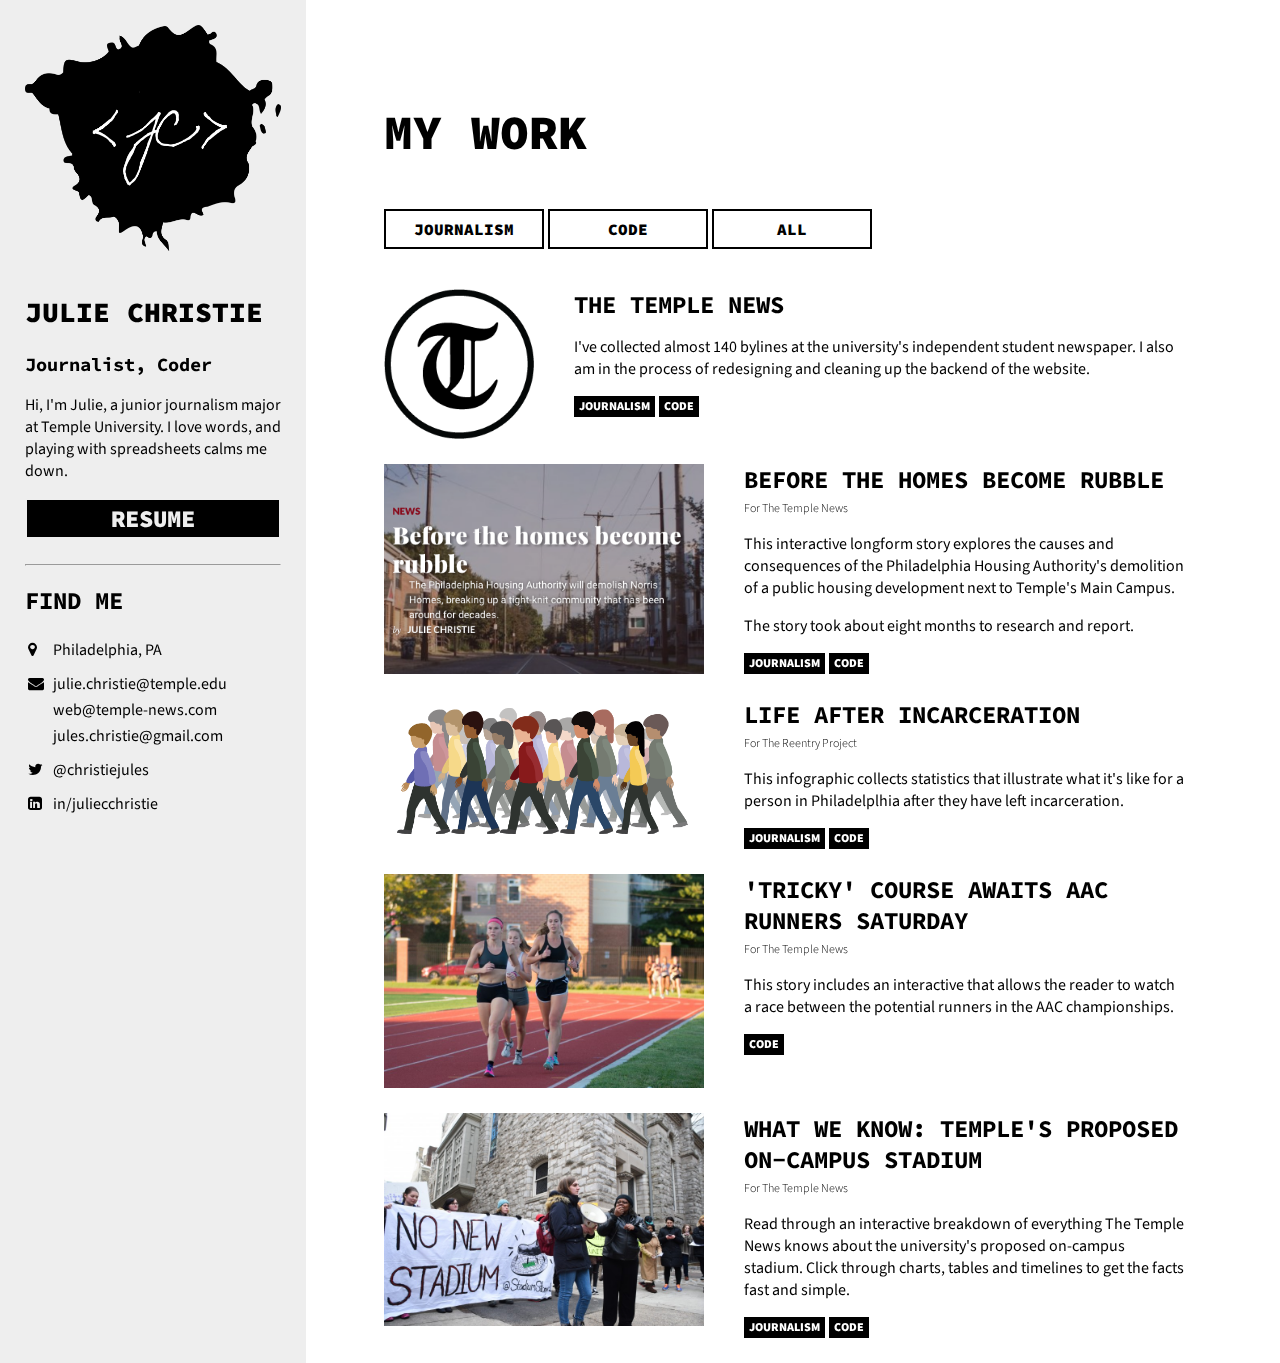
<file: juliesite/index.html>
<!DOCTYPE html>
<head>
	<link rel="stylesheet" href="https://cdnjs.cloudflare.com/ajax/libs/font-awesome/4.7.0/css/font-awesome.min.css">

	<script src="https://ajax.googleapis.com/ajax/libs/jquery/3.2.1/jquery.min.js"></script>
		<script>
		$(document).ready(function(){
			$("#resu").click(function(){
				$(".mainbody").hide();
				$(".resumebody").fadeIn("slow");
			});
		});
		$(document).ready(function(){
			$("#return").click(function(){
				$(".resumebody").hide();
				$(".mainbody").fadeIn("slow");
			});
		});
		$(document).ready(function(){
			$(".jjbutton").click(function(){
				$(".cc").hide();
				$(".jj").fadeIn("slow");
			});
		});
		$(document).ready(function(){
			$(".ccbutton").click(function(){
				$(".jj").hide();
				$(".cc").fadeIn("slow");
			});
		});
		$(document).ready(function(){
			$(".allbutton").click(function(){
				$(".jj, .cc").fadeIn("slow");
			});
		});
		</script>

	<style type="text/css">
		@import url('https://fonts.googleapis.com/css?family=Source+Code+Pro:200,300,400,500,600,700,900');
		@import url('https://fonts.googleapis.com/css?family=Source+Sans+Pro:200,200italic,300,300italic,400,400italic,600,600italic,700,700italic,900,900italic');

		html {
			min-height: 100%;
			position: relative;
		}
		body {
			margin: 0px 0px 0px 0px;
			height: 100%;
		}
		h1,h2,h3,h4,h5,h6 {font-family: Source Code Pro, monospace;}
		p {font-weight: 400; font-family: Source Sans Pro, sans-serif;}
		hr {
			margin-top: 25px;
		}
		button {
			font-family: Source Code Pro, monospace;
			font-weight: 900;
			font-size: 1.5em;
			padding: 1% 1% 1% 1%;
			width: 40%;
			background-color: #fff;
			border: 2px solid;
			border-radius: 0px;
			display: inline-block;
		}
		button:focus {outline:0;}
		#title {
			font-weight: 900;
			font-size: 1.75em;
		}
		.sidebar {
			position: absolute;
			top: 0;
			bottom: 0;
			left: 0;
			right: 0;
			display: inline-block;
			background-color: #eeeeee;
			width: 20%;
			padding: 25px 25px 25px 25px;
		}
		.mainbody {
			position: relative;
			float: left;
			margin-top: 70px;
			margin-left: 30%;
			width: 70%;
			max-width: 800px;
		}
		.resumebody {
			position: relative;
			float: left;
			margin-top: 70px;
			margin-left: 30%;
			width: 70%;
			max-width: 800px;
			display: none;
		}
		.bodycontainer {
			margin: 25px 0px 25px 0px;
			clear: both;
			height: 100%;
			overflow: auto;
		}
		.bodycontainer:hover img{
			opacity: .75;
		}
		.bodycontainer:hover h2{
			text-decoration: underline;
		}
		.bodycontainer img {
			float: left;
			width: 40%;
			margin-right: 5%;
		}
		a {
			text-decoration: none;
			color: inherit;
		}
		.org {
			font-weight: 300;
			font-size: .75em;
			margin-top: 0px;
		}
		.fa {
			margin-right: 5px;
		}
		td {
			font-family: Source Sans Pro, sans-serif;
		}
		#resu {
			width: 100%;
			background-color: #000000;
			color: #eeeeee;
			border: 2px solid;
			transition: 0s background-color color;
			transition-duration: .25s;
		}
		#resu:hover {
			background-color: #eeeeee;
			color: #000000;
		}
		.bodytitle {
			margin-top: 0;
			margin-bottom: 5px;
		}
		#journalism, #code {
			font-family: Source Sans Pro, sans-serif;
			font-weight: 900;
			font-size: .75em;
			padding: 2px 5px 2px 5px;
			color: #ffffff;
			background-color: #000000;
			display: inline-block;
		}
		#sticky {
			padding-top: 15px;
			position: sticky;
			top: 0;
		}
		.filter {
			font-size: 1em;
			width: 20%;
			transition: 0s background-color color;
			transition-duration: .25s;
		}
		.filter:hover {
			background-color: #000000;
			color: #ffffff;
		}
		.filter:focus {
			background-color: #000000;
			color: #ffffff;
		}
		#return {
			width: 15%;
		}
	</style>
	
	<title>Julie Christie</title>
</head>
<!--BEGIN BODY-->
<body>
	<!--SIDEBAR-->
	<div class="sidebar">
		<div class="logo">
			<img width="100%" src="logo.png">
		</div>
		<div id="sticky">
			<h2 id="title">JULIE CHRISTIE</h2>
			<h3>Journalist,	Coder</h3>
			<p>
				Hi, I'm Julie, a junior journalism major at Temple University. I love words, and playing with spreadsheets calms me down.
			</p>
			<button id="resu">RESUME</button>
			<hr>
			<h2>FIND ME</h2>
			<table>
				<tr>
					<td><i class="fa fa-map-marker" aria-hidden="true"></i></td>
					<td>Philadelphia, PA</td>
				</tr>
				<tr><td></td></tr>
				<tr><td></td></tr>
				<tr>
					<td><i class="fa fa-envelope" aria-hidden="true"></i></td>
					<td>julie.christie@temple.edu</td>
				</tr>
				<tr>
					<td></td>
					<td>web@temple-news.com</td>
				</tr>
				<tr>
					<td></td>
					<td>jules.christie@gmail.com</td>
				</tr>
				<tr><td></td></tr>
				<tr><td></td></tr>
				<tr>
					<td><a href="https://twitter.com/ChristieJules"><i class="fa fa-twitter" aria-hidden="true"></i></a></td>
					<td><a href="https://twitter.com/ChristieJules">@christiejules</a></td>
				</tr>
				<tr><td></td></tr>
				<tr><td></td></tr>
				<tr>
					<td><a href="https://www.linkedin.com/in/juliecchristie/"><i class="fa fa-linkedin-square" aria-hidden="true"></i></a></td>
					<td><a href="https://www.linkedin.com/in/juliecchristie/">in/juliecchristie</a></td>
				</tr>
			</table>
		</div>
	</div>

	<!--MAINBODY-->
	<div class="mainbody">
		<h1 id="title" style="font-size: 3em;">MY WORK</h1>
		
		<div id="sticky" style="background-color: #ffffff; padding-bottom: 15px;">
			<button class="filter jjbutton">JOURNALISM</button>
			<button class="filter ccbutton">CODE</button>
			<button class="filter allbutton">ALL</button>
		</div>

		<!--TTN BYLINES -->
		<a target="_blank" href="http://temple-news.com/author/juliechristie/"><div class="bodycontainer jj cc">
			<img style="max-width: 150px;" src="ttnlogo.png">
			<h2 class="bodytitle">THE TEMPLE NEWS</h2>
			<p>I've collected almost 140 bylines at the university's independent student newspaper. I also am in the process of redesigning and cleaning up the backend of the website.</p>
			<div id="journalism">JOURNALISM</div>
			<div id="code">CODE</div>
		</div></a>

		<!--NORRIS-->
		<a target="_blank" href="http://longform.temple-news.com/homes-become-rubble/"><div class="bodycontainer jj cc">
				<img src="norris.png">
				<h2 class="bodytitle">BEFORE THE HOMES BECOME RUBBLE</h2>
				<p class="org">For The Temple News</p>
				<p>This interactive longform story explores the causes and consequences of the Philadelphia Housing Authority's demolition of a public housing development next to Temple's Main Campus.</p>
				<p>The story took about eight months to research and report.</p>
				<div id="journalism">JOURNALISM</div>
				<div id="code">CODE</div>
		</div></a>

		<!--REENTRYPROJ-->
		<a target="_blank" href="https://juliechristietemple.github.io/LifeAfterIncarceration/"><div class="bodycontainer jj cc">
			<img src="lifeafter.png">
			<h2 class="bodytitle">LIFE AFTER INCARCERATION</h2>
			<p class="org">For The Reentry Project</p>
			<p>This infographic collects statistics that illustrate what it's like for a person in Philadelplhia after they have left incarceration.</p>
			<div id="journalism">JOURNALISM</div>
			<div id="code">CODE</div>
		</div></a>

		<!--XC RACE-->
		<a target="_blank" href="http://temple-news.com/sports/tricky-course-awaits-aac-runners-saturday/"><div class="bodycontainer cc">
			<img src="xc_interactive.jpg">
			<h2 class="bodytitle">'TRICKY' COURSE AWAITS AAC RUNNERS SATURDAY</h2>
			<p class="org">For The Temple News</p>
			<p>This story includes an interactive that allows the reader to watch a race between the potential runners in the AAC championships.</p>
			<div id="code">CODE</div>
		</div></a>

		<!--STADIUM-->
		<a target="_blank" href="http://temple-news.com/news/know-temples-proposed-campus-stadium/"><div class="bodycontainer jj cc">
			<img src="stadium_interactive.jpg">
			<h2 class="bodytitle">WHAT WE KNOW: TEMPLE'S PROPOSED ON-CAMPUS STADIUM</h2>
			<p class="org">For The Temple News</p>
			<p>Read through an interactive breakdown of everything The Temple News knows about the university's proposed on-campus stadium. Click through charts, tables and timelines to get the facts fast and simple.</p>
			<div id="journalism">JOURNALISM</div>
			<div id="code">CODE</div>
		</div></a>
	</div>

	<!--RESUMEBODY-->
	<div class="resumebody">
		<button id="return"><i class="fa fa-arrow-circle-left" aria-hidden="true"></i>HOME</button>

		<embed src="JC_resume.pdf" width="100%" height="1075px" />

	</div>

</body>
</html>
</file>
